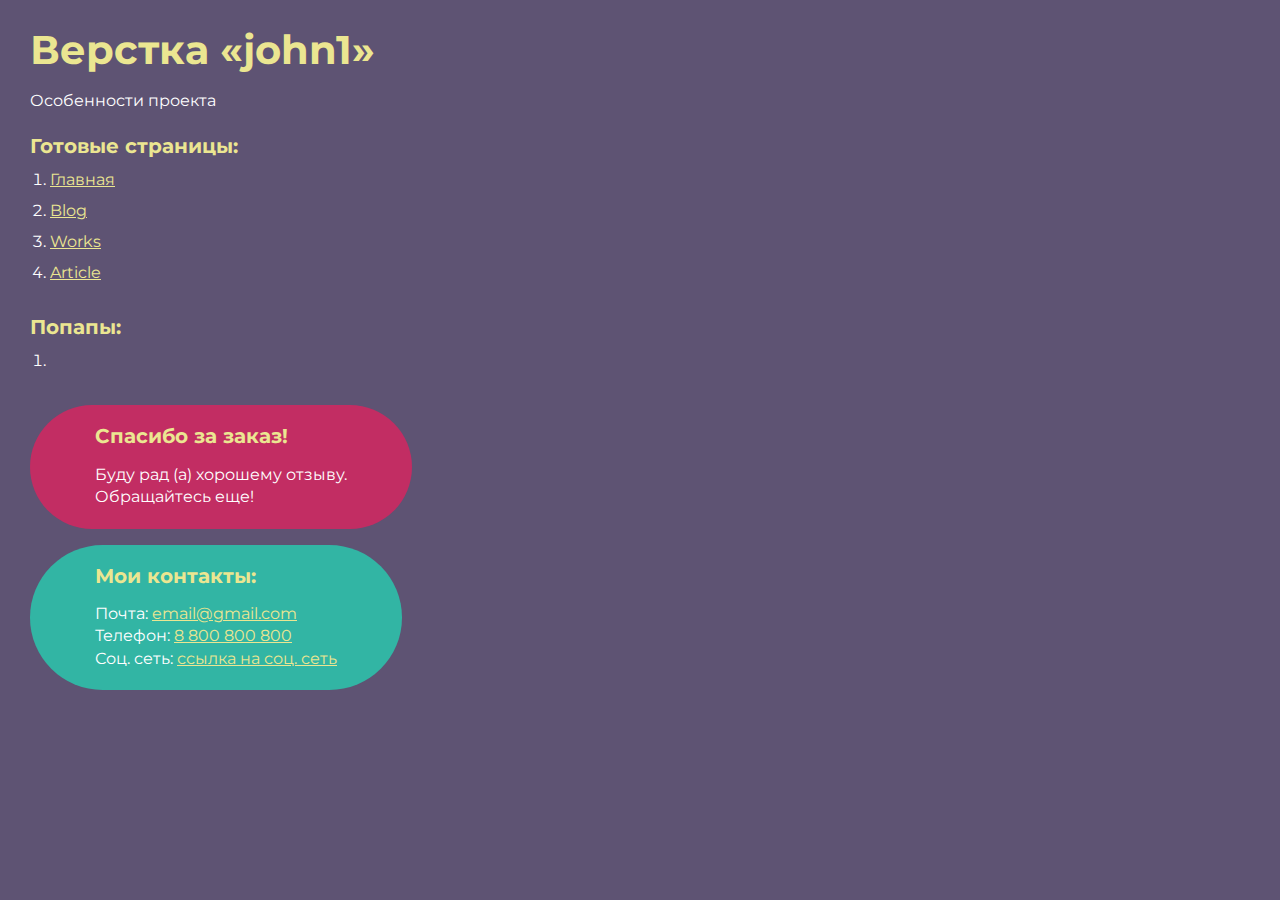
<file: index.html>
<!DOCTYPE html>
<html>

<head>
	<meta charset="UTF-8">
	<meta name="viewport" content="width=device-width, initial-scale=1.0">
	<title>Верстка «john1»</title>
</head>

<body>
	<div class="rootpage">
		<h1>Верстка «john1»</h1>
		<div class="rootpage__info">
			Особенности проекта
		</div>
		<h2>Готовые страницы:</h2>
		<ol class="rootpage__list">
			<li><a target="_blank" href="home.html">Главная</a></li>
			<li><a target="_blank" href="blog.html">Blog</a></li>
			<li><a target="_blank" href="works.html">Works</a></li>
			<li><a target="_blank" href="article.html">Article</a></li>
		</ol>
		<h2>Попапы:</h2>
		<ol class="rootpage__list">
			<li><a target="_blank" href="home.html#"></a></li>
		</ol>
		<div class="rootpage__tnx">
			<h2>Спасибо за заказ!</h2>
			<p>Буду рад (а) хорошему отзыву.</p>
			<p>Обращайтесь еще!</p>
		</div>
		<div class="rootpage__contacts">
			<h2>Мои контакты:</h2>
			<p>Почта: <a href="mailto:email@gmail.com">email@gmail.com</a></p>
			<p>Телефон: <a href="tel:8800800800">8 800 800 800</a></p>
			<p>Соц. сеть: <a href="">ссылка на соц. сеть</a></p>
		</div>
	</div>
</body>
<style>
	@charset "UTF-8";
	@import url("https://fonts.googleapis.com/css?family=Montserrat:regular,700&display=swap");

	*,
	*::before,
	*::after {
		padding: 0px;
		margin: 0px;
		border: 0px;
		box-sizing: border-box;
	}

	html,
	body {
		height: 100%;
		margin: 0;
		padding: 0;
		min-width: 320px;
		width: 100%;
		color: #fff;
		background-color: #5e5373;
	}

	body {
		font-family: Montserrat;
		font-size: 100%;
		line-height: 1;
		font-size: 1rem;
	}

	a {
		text-decoration: underline;
		color: #ebe691
	}

	a:visited {
		text-decoration: underline;
		color: #aaa768;
	}

	a:hover {
		text-decoration: none;
	}

	ul li {
		list-style: none;
	}

	img {
		vertical-align: top;
	}

	.wrapper {
		width: 100%;
		min-height: 100%;
		overflow: hidden;
	}

	.rootpage {
		padding: 30px;
		display: flex;
		flex-direction: column;
		align-items: flex-start;
	}

	@media (max-width: 767px) {
		.rootpage {
			padding: 30px 15px;
		}
	}

	h1 {
		color: #ebe691;
		font-size: 2.5rem;
		margin: 0px 0px 1.25rem 0px;
	}

	@media (max-width: 767px) {
		h1 {
			font-size: 1.85rem;
			margin: 0px 0px 1.25rem 0px;
		}
	}

	h2 {
		color: #ebe691;
		font-size: 1.25rem;
		margin: 0px 0px 1rem 0px;
	}

	@media (max-width: 767px) {
		h2 {
			font-size: 1.125rem;
			margin: 0px 0px 1rem 0px;
		}
	}

	.rootpage__info {
		line-height: 140%;
		margin: 0px 0px 1.5rem 0px;
	}

	.rootpage__list {
		margin: 0px 0px 2.25rem 1.25rem;
	}

	.rootpage__list li:not(:last-child) {
		margin: 0px 0px 15px 0px;
	}

	.rootpage__contacts,
	.rootpage__tnx {
		border-radius: 200px;
		padding: 20px 65px;
		line-height: 140%;
	}

	@media (max-width: 767px) {

		.rootpage__contacts,
		.rootpage__tnx {
			border-radius: 40px;
			padding: 20px;
		}
	}

	.rootpage__contacts {
		background: #32b5a4;

	}

	.rootpage__contacts a {
		color: #ebe691;
	}

	.rootpage__tnx {
		background: #c22d63;
		margin: 0px 0px 1rem 0px;
	}
</style>

</html>
</file>
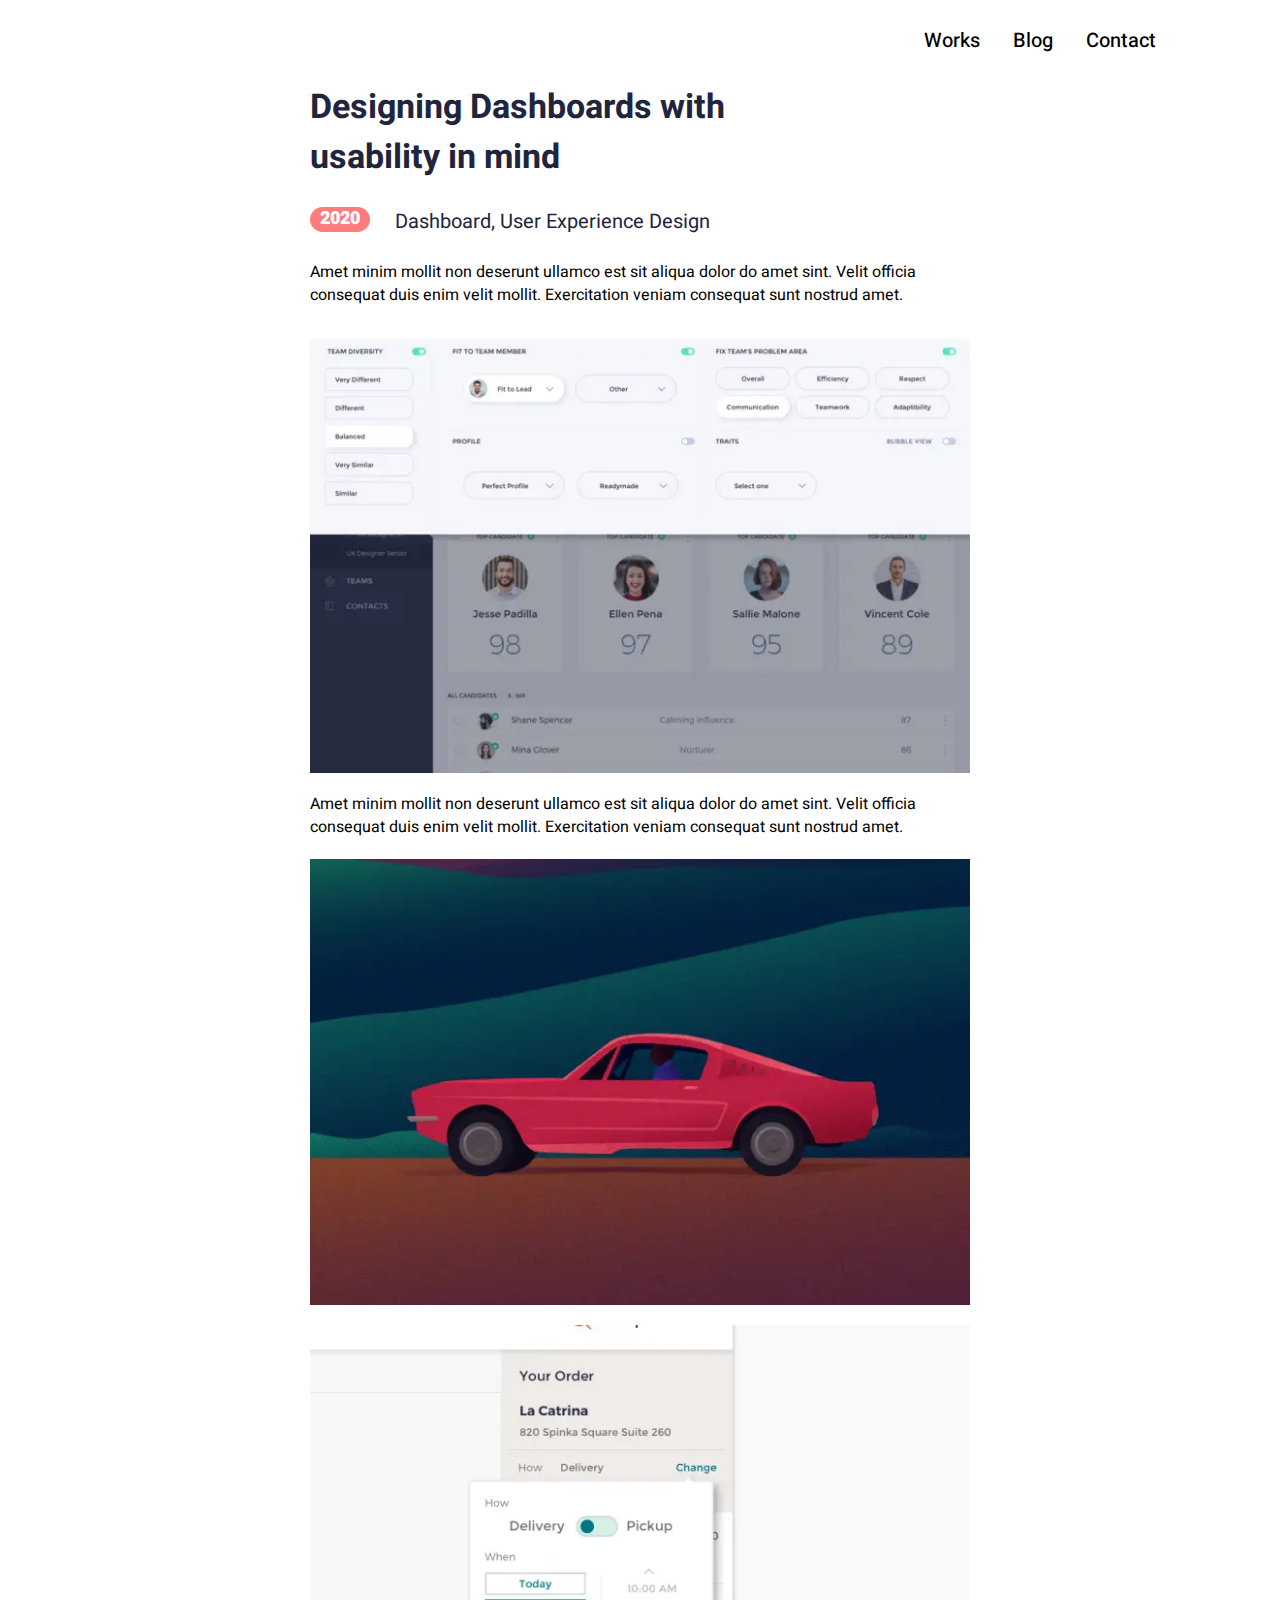
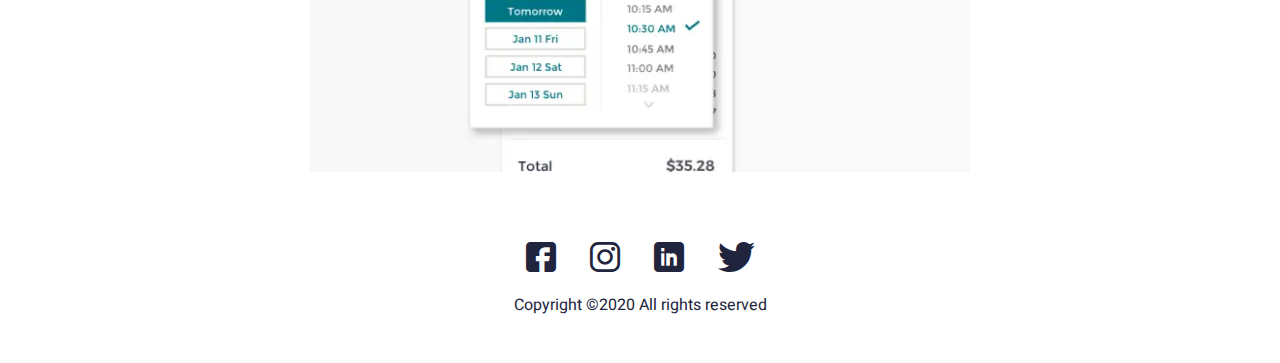
<file: article.html>
<!DOCTYPE html>
<html lang="ru">

<head>
	<title>article</title>
	<meta charset="UTF-8">
	<meta name="format-detection" content="telephone=no">
	<!-- <style>body{opacity: 0;}</style> -->
	<link rel="stylesheet" href="css/style.min.css?_v=20220309084501">
	<link rel="shortcut icon" href="favicon.ico">
	<!-- <meta name="robots" content="noindex, nofollow"> -->
	<meta name="viewport" content="width=device-width, initial-scale=1.0">
</head>

<body>
	<div class="wrapper">
		<header class="header">
			<div class="header__content">
				<div class="header__menu menu">
					<div class="menu__icon icon-menu">
						<span></span>
						<span></span>
						<span></span>
					</div>
					<nav class="menu__body">
						<ul class="menu__list">
							<li>
								<a href="works.html" class="menu__link">Works</a>
							</li>
							<li>
								<a href="blog.html" class="menu__link">Blog</a>
							</li>
							<li>
								<a href="#" class="menu__link">Contact</a>
							</li>
						</ul>
					</nav>
				</div>
			</div>
		</header>
		<main class="page">
			<div class="article">
				<div class="article__title">
					Designing Dashboards with usability in mind
				</div>
				<div class="article__info">
					<div class="article__year">2020</div>
					<div class="article__category">Dashboard, User Experience Design</div>
				</div>
				<div class="article__text">
					<p>
						Amet minim mollit non deserunt ullamco est sit aliqua dolor do amet sint.
						Velit officia consequat duis enim velit mollit. Exercitation veniam consequat sunt nostrud amet.
					</p>
					<picture><source srcset="img/article/01.webp" type="image/webp"><img src="img/article/01.jpg" alt="article/01"></picture>
					<p>
						Amet minim mollit non deserunt ullamco est sit aliqua dolor do amet sint. Velit officia
						consequat
						duis enim velit mollit. Exercitation veniam consequat sunt nostrud amet.
					</p>
					<picture><source srcset="img/article/02.webp" type="image/webp"><img src="img/article/02.jpg" alt="article/02"></picture>
					<picture><source srcset="img/article/03.webp" type="image/webp"><img src="img/article/03.jpg" alt="img/article/03"></picture>
				</div>
			</div>
		</main>
		<footer class="footer">
			<div class="footer__container">
				<div class="footer__social social">
					<a target="_blank" href="https://www.facebook.com/" class="social__item _icon-fb"></a>
					<a target="_blank" href="https://www.instagram.com/" class="social__item _icon-insta"></a>
					<a target="_blank" href="#" class="social__item _icon-Linkedin"></a>
					<a target="_blank" href="https://twitter.com/?lang=ru" class="social__item _icon-twitter"></a>
				</div>
				<div class="footer__copy">Copyright ©2020 All rights reserved </div>
			</div>
		</footer>
	</div>
	<script src="js/app.min.js?_v=20220309084501"></script>
</body>

</html>
</file>
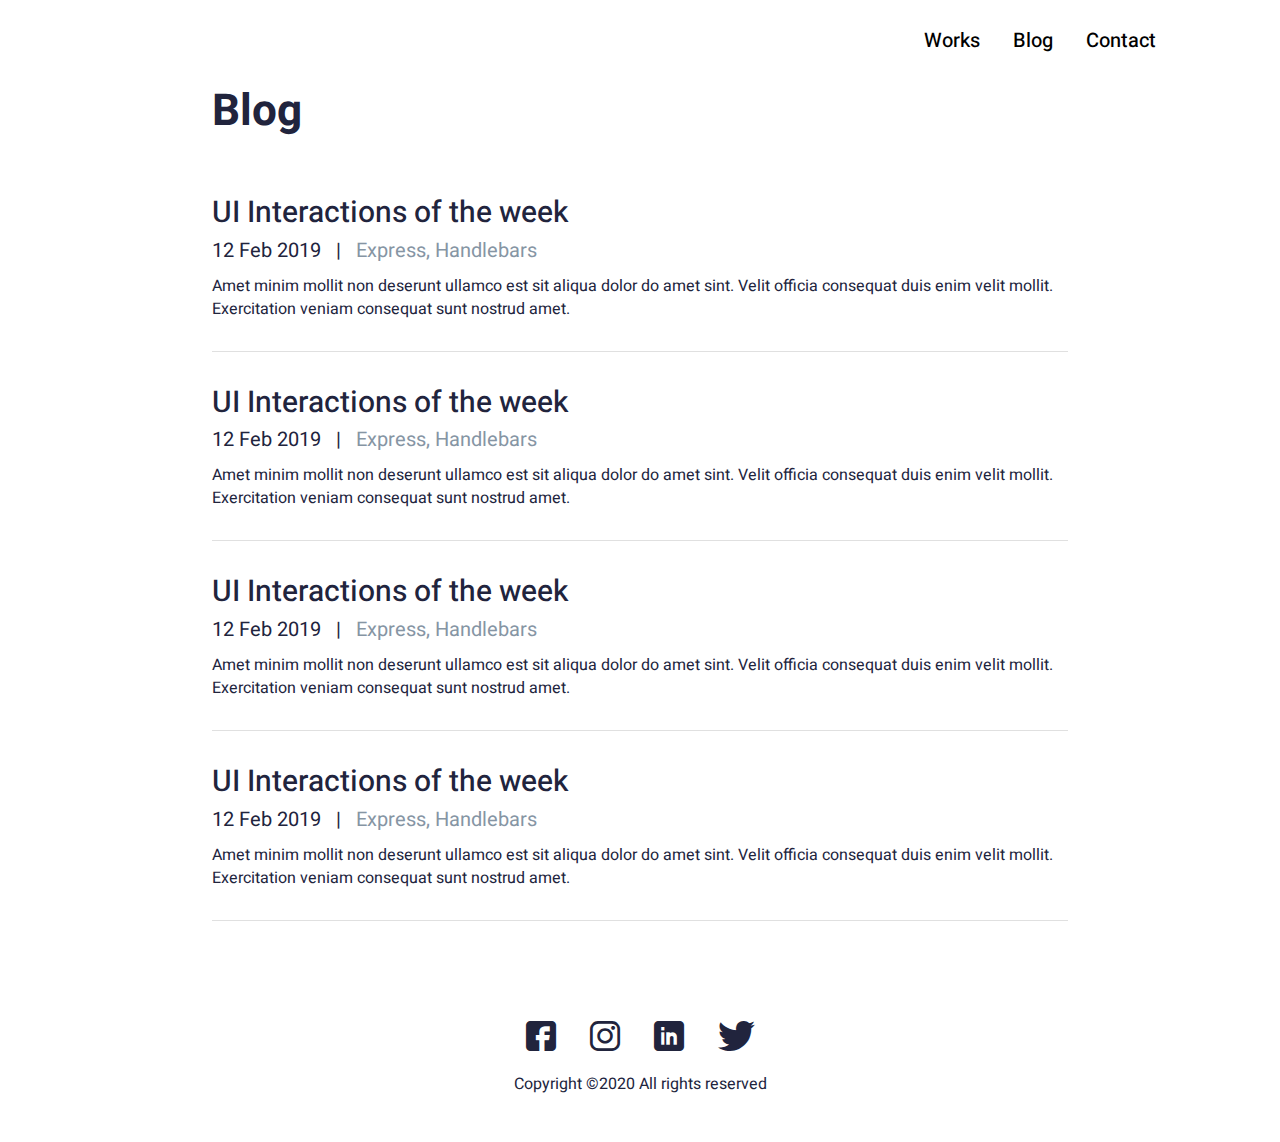
<file: blog.html>
<!DOCTYPE html>
<html lang="ru">

<head>
	<title>blog</title>
	<meta charset="UTF-8">
	<meta name="format-detection" content="telephone=no">
	<!-- <style>body{opacity: 0;}</style> -->
	<link rel="stylesheet" href="css/style.min.css?_v=20220309084501">
	<link rel="shortcut icon" href="favicon.ico">
	<!-- <meta name="robots" content="noindex, nofollow"> -->
	<meta name="viewport" content="width=device-width, initial-scale=1.0">
</head>

<body>
	<div class="wrapper">
		<header class="header">
			<div class="header__content">
				<div class="header__menu menu">
					<div class="menu__icon icon-menu">
						<span></span>
						<span></span>
						<span></span>
					</div>
					<nav class="menu__body">
						<ul class="menu__list">
							<li>
								<a href="works.html" class="menu__link">Works</a>
							</li>
							<li>
								<a href="blog.html" class="menu__link">Blog</a>
							</li>
							<li>
								<a href="#" class="menu__link">Contact</a>
							</li>
						</ul>
					</nav>
				</div>
			</div>
		</header>
		<main class="page">
			<section class="blog">
				<div class="blog__container">
					<h2 class="blog__title title">
						Blog
					</h2>
					<div class="blog__items">
						<div class="blog__item item-block">
							<a href="#" class="item-block__title">UI Interactions of the week</a>
							<div class="item-block__info">
								<div class="item-block__date">
									12 Feb 2019
								</div>
								<span class="item-block__seporations">|</span>
								<div class="item-block__category">Express, Handlebars</div>
							</div>
							<div class="item-block__text text">
								Amet minim mollit non deserunt ullamco est sit aliqua dolor do amet sint. Velit officia
								consequat duis enim velit mollit. Exercitation veniam consequat sunt nostrud amet.
							</div>
						</div>
						<div class="blog__item item-block">
							<a href="#" class="item-block__title">UI Interactions of the week</a>
							<div class="item-block__info">
								<div class="item-block__date">
									12 Feb 2019
								</div>
								<span class="item-block__seporations">|</span>
								<div class="item-block__category">Express, Handlebars</div>
							</div>
							<div class="item-block__text text">
								Amet minim mollit non deserunt ullamco est sit aliqua dolor do amet sint. Velit officia
								consequat duis enim velit mollit. Exercitation veniam consequat sunt nostrud amet.
							</div>
						</div>
						<div class="blog__item item-block">
							<a href="#" class="item-block__title">UI Interactions of the week</a>
							<div class="item-block__info">
								<div class="item-block__date">
									12 Feb 2019
								</div>
								<span class="item-block__seporations">|</span>
								<div class="item-block__category">Express, Handlebars</div>
							</div>
							<div class="item-block__text text">
								Amet minim mollit non deserunt ullamco est sit aliqua dolor do amet sint. Velit officia
								consequat duis enim velit mollit. Exercitation veniam consequat sunt nostrud amet.
							</div>
						</div>
						<div class="blog__item item-block">
							<a href="#" class="item-block__title">UI Interactions of the week</a>
							<div class="item-block__info">
								<div class="item-block__date">
									12 Feb 2019
								</div>
								<span class="item-block__seporations">|</span>
								<div class="item-block__category">Express, Handlebars</div>
							</div>
							<div class="item-block__text text">
								Amet minim mollit non deserunt ullamco est sit aliqua dolor do amet sint. Velit officia
								consequat duis enim velit mollit. Exercitation veniam consequat sunt nostrud amet.
							</div>
						</div>
					</div>
				</div>
			</section>
		</main>
		<footer class="footer">
			<div class="footer__container">
				<div class="footer__social social">
					<a target="_blank" href="https://www.facebook.com/" class="social__item _icon-fb"></a>
					<a target="_blank" href="https://www.instagram.com/" class="social__item _icon-insta"></a>
					<a target="_blank" href="#" class="social__item _icon-Linkedin"></a>
					<a target="_blank" href="https://twitter.com/?lang=ru" class="social__item _icon-twitter"></a>
				</div>
				<div class="footer__copy">Copyright ©2020 All rights reserved </div>
			</div>
		</footer>
	</div>
	<script src="js/app.min.js?_v=20220309084501"></script>
</body>

</html>
</file>
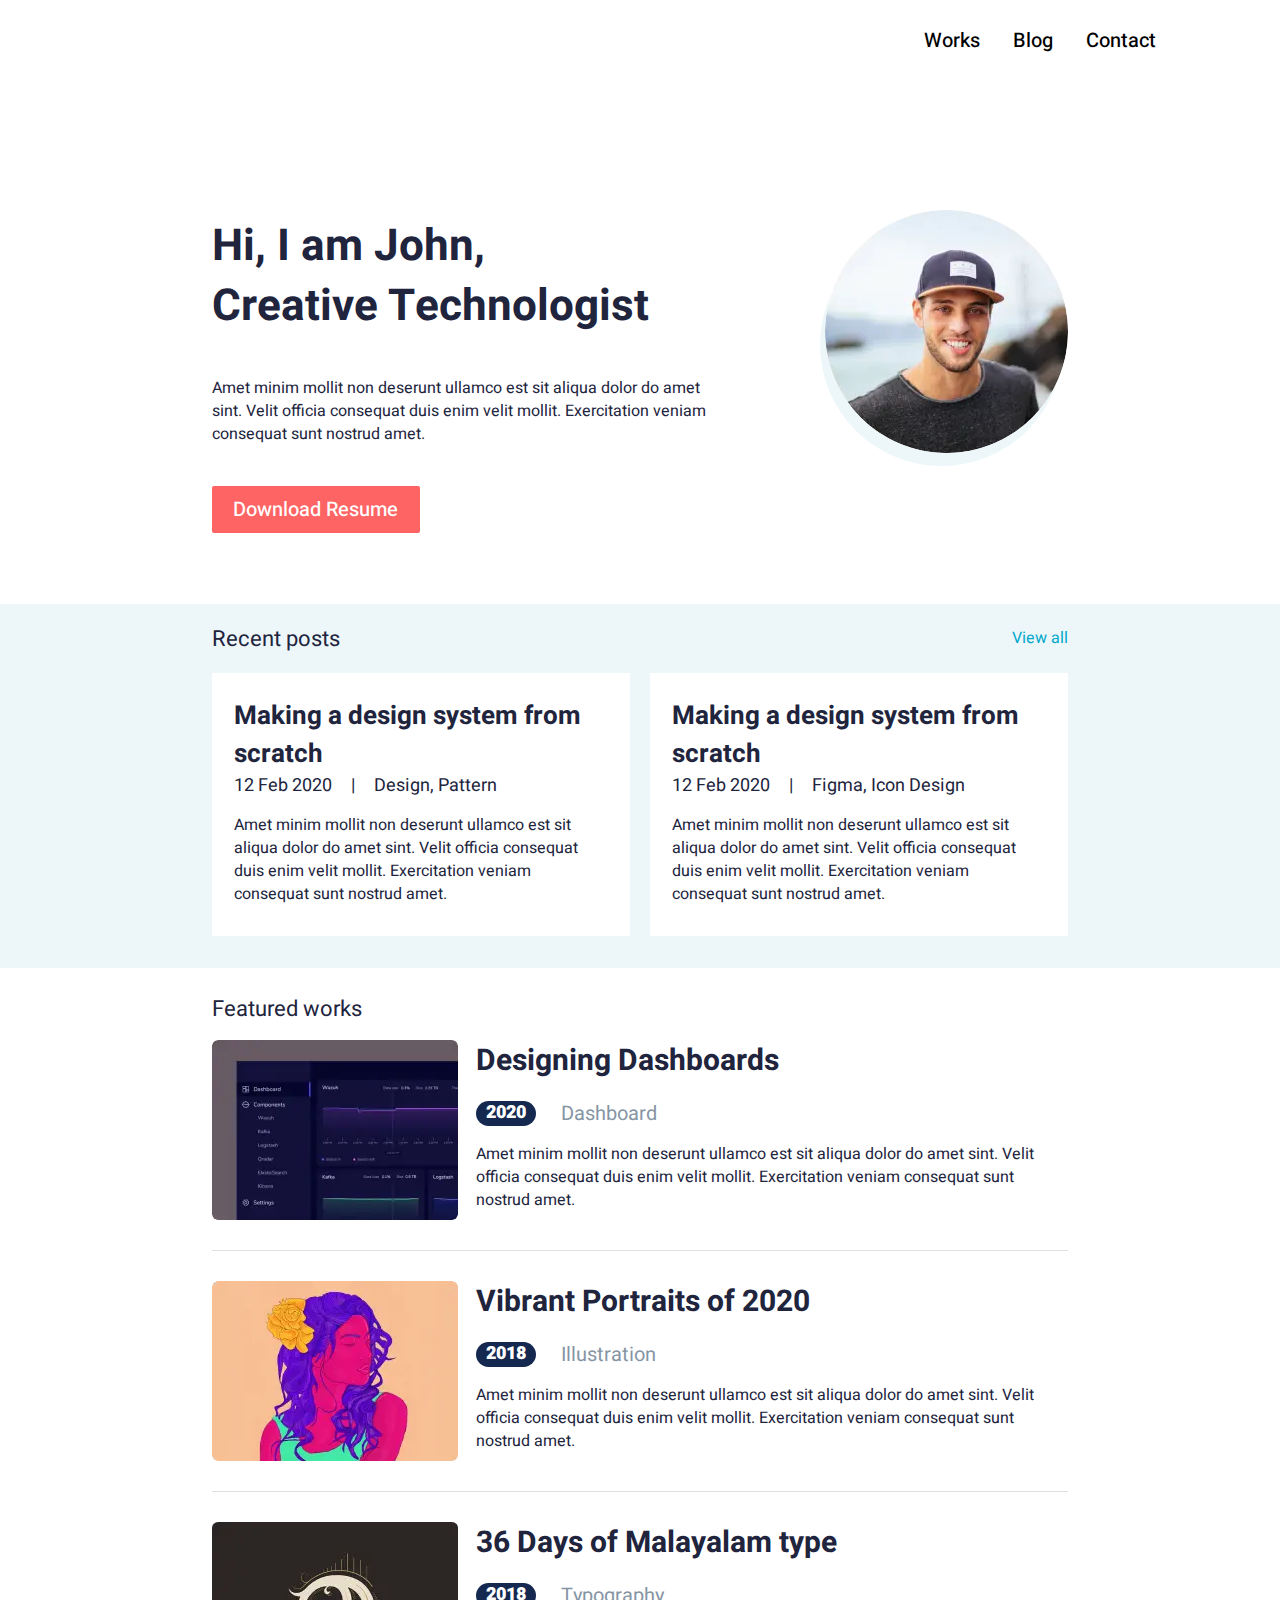
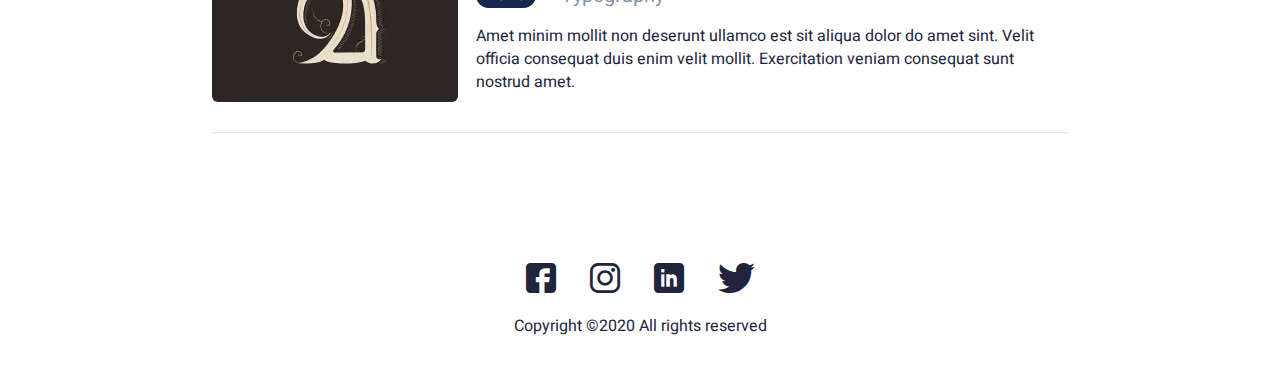
<file: home.html>
<!DOCTYPE html>
<html lang="ru">

<head>
	<title>Главная</title>
	<meta charset="UTF-8">
	<meta name="format-detection" content="telephone=no">
	<!-- <style>body{opacity: 0;}</style> -->
	<link rel="stylesheet" href="css/style.min.css?_v=20220309084501">
	<link rel="shortcut icon" href="favicon.ico">
	<!-- <meta name="robots" content="noindex, nofollow"> -->
	<meta name="viewport" content="width=device-width, initial-scale=1.0">
</head>

<body>
	<div class="wrapper">
		<header class="header">
			<div class="header__content">
				<div class="header__menu menu">
					<div class="menu__icon icon-menu">
						<span></span>
						<span></span>
						<span></span>
					</div>
					<nav class="menu__body">
						<ul class="menu__list">
							<li>
								<a href="works.html" class="menu__link">Works</a>
							</li>
							<li>
								<a href="blog.html" class="menu__link">Blog</a>
							</li>
							<li>
								<a href="#" class="menu__link">Contact</a>
							</li>
						</ul>
					</nav>
				</div>
			</div>
		</header>
		<main class="page">
			<section class="hello">
				<div class="hello__container">
					<div class="hello__content">
						<div class="hello__body">
							<h2 class="hello__title title">
								Hi, I am John,<br>Creative Technologist
							</h2>
							<div class="hello__text text">
								Amet minim mollit non deserunt ullamco est sit aliqua dolor do amet sint. Velit officia
								consequat duis enim velit mollit. Exercitation veniam consequat sunt nostrud amet.
							</div>
						</div>
						<div class="hello__image">
							<picture><source srcset="img/hello/hello_img.webp" type="image/webp"><img src="img/hello/hello_img.jpg" alt="hello_img"></picture>
						</div>
					</div>
					<a href="#" class="hello__btn">Download Resume</a>
				</div>
			</section>
			<section class="post">
				<div class="post__container">
					<div class="post__head">
						<h2 class="post__label title-posts">
							Recent posts
						</h2>
						<a href="" class="view-all">
							View all
						</a>
					</div>
					<div class="post__row">
						<div class="post__column item">
							<article class="item__content">
								<h3>
									<a href="" class="item__title">
										Making a design system from scratch
									</a>
								</h3>
								<div class="item__info">
									12 Feb 2020 <span>|</span> Design, Pattern
								</div>
								<div class="item__text text">
									Amet minim mollit non deserunt ullamco est sit aliqua dolor do amet sint. Velit
									officia consequat duis enim velit mollit. Exercitation veniam consequat sunt nostrud
									amet.
								</div>
							</article>
						</div>
						<div class="post__column item">
							<article class="item__content">
								<h3>
									<a href="" class="item__title">
										Making a design system from scratch
									</a>
								</h3>
								<div class="item__info">
									12 Feb 2020 <span>|</span> Figma, Icon Design
								</div>
								<div class="item__text text">
									Amet minim mollit non deserunt ullamco est sit aliqua dolor do amet sint. Velit
									officia
									consequat duis enim velit mollit. Exercitation veniam consequat sunt nostrud amet.
								</div>
							</article>
						</div>
					</div>
				</div>
			</section>
			<section class="featured-works">
				<div class="featured-works__container">
					<h2 class="featured-works__title title-posts">
						Featured works
					</h2>
					<div class="featured-works__items works">
						<article class="works__item">
							<a href="#" class="works__image _ibg">
								<picture><source srcset="img/works/01.webp" type="image/webp"><img src="img/works/01.jpg" alt="Works#1"></picture>
							</a>
							<div class="works__body">
								<h3>
									<a href="#" class="works__title">
										Designing Dashboards
									</a>
								</h3>
								<div class="works__info">
									<div class="works__year">2020</div>
									<div class="works__category">Dashboard</div>
								</div>
								<div class="works__text text">
									Amet minim mollit non deserunt ullamco est sit aliqua
									dolor do amet sint. Velit officia consequat duis enim velit mollit. Exercitation
									veniam consequat sunt nostrud amet.
								</div>
							</div>
						</article>
						<article class="works__item">
							<a href="#" class="works__image _ibg">
								<picture><source srcset="img/works/02.webp" type="image/webp"><img src="img/works/02.jpg" alt="Works#2"></picture>
							</a>
							<div class="works__body">
								<h3>
									<a href="#" class="works__title">
										Vibrant Portraits of 2020
									</a>
								</h3>
								<div class="works__info">
									<div class="works__year">2018</div>
									<div class="works__category">Illustration</div>
								</div>
								<div class="works__text text">
									Amet minim mollit non deserunt ullamco est sit aliqua dolor do amet sint. Velit
									officia consequat duis enim velit mollit. Exercitation veniam consequat sunt nostrud
									amet.
								</div>
							</div>
						</article>
						<article class="works__item">
							<a href="#" class="works__image _ibg">
								<picture><source srcset="img/works/03.webp" type="image/webp"><img src="img/works/03.jpg" alt="Works#3"></picture>
							</a>
							<div class="works__body">
								<h3>
									<a href="#" class="works__title">
										36 Days of Malayalam type
									</a>
								</h3>
								<div class="works__info">
									<div class="works__year">2018</div>
									<div class="works__category">Typography</div>
								</div>
								<div class="works__text text">
									Amet minim mollit non deserunt ullamco est sit aliqua dolor do amet sint. Velit
									officia consequat duis enim velit mollit. Exercitation veniam consequat sunt nostrud
									amet.
								</div>
							</div>
						</article>
					</div>
				</div>
			</section>
		</main>
		<footer class="footer">
			<div class="footer__container">
				<div class="footer__social social">
					<a target="_blank" href="https://www.facebook.com/" class="social__item _icon-fb"></a>
					<a target="_blank" href="https://www.instagram.com/" class="social__item _icon-insta"></a>
					<a target="_blank" href="#" class="social__item _icon-Linkedin"></a>
					<a target="_blank" href="https://twitter.com/?lang=ru" class="social__item _icon-twitter"></a>
				</div>
				<div class="footer__copy">Copyright ©2020 All rights reserved </div>
			</div>
		</footer>
	</div>
	<!-- 
<div id="popup" aria-hidden="true" class="popup">
	<div class="popup__wrapper">
		<div class="popup__content">
			<button data-close type="button" class="popup__close">Закрыть</button>
			<div class="popup__text">
			</div>
		</div>
	</div>
</div>
 -->

	<script src="js/app.min.js?_v=20220309084501"></script>
</body>

</html>
</file>
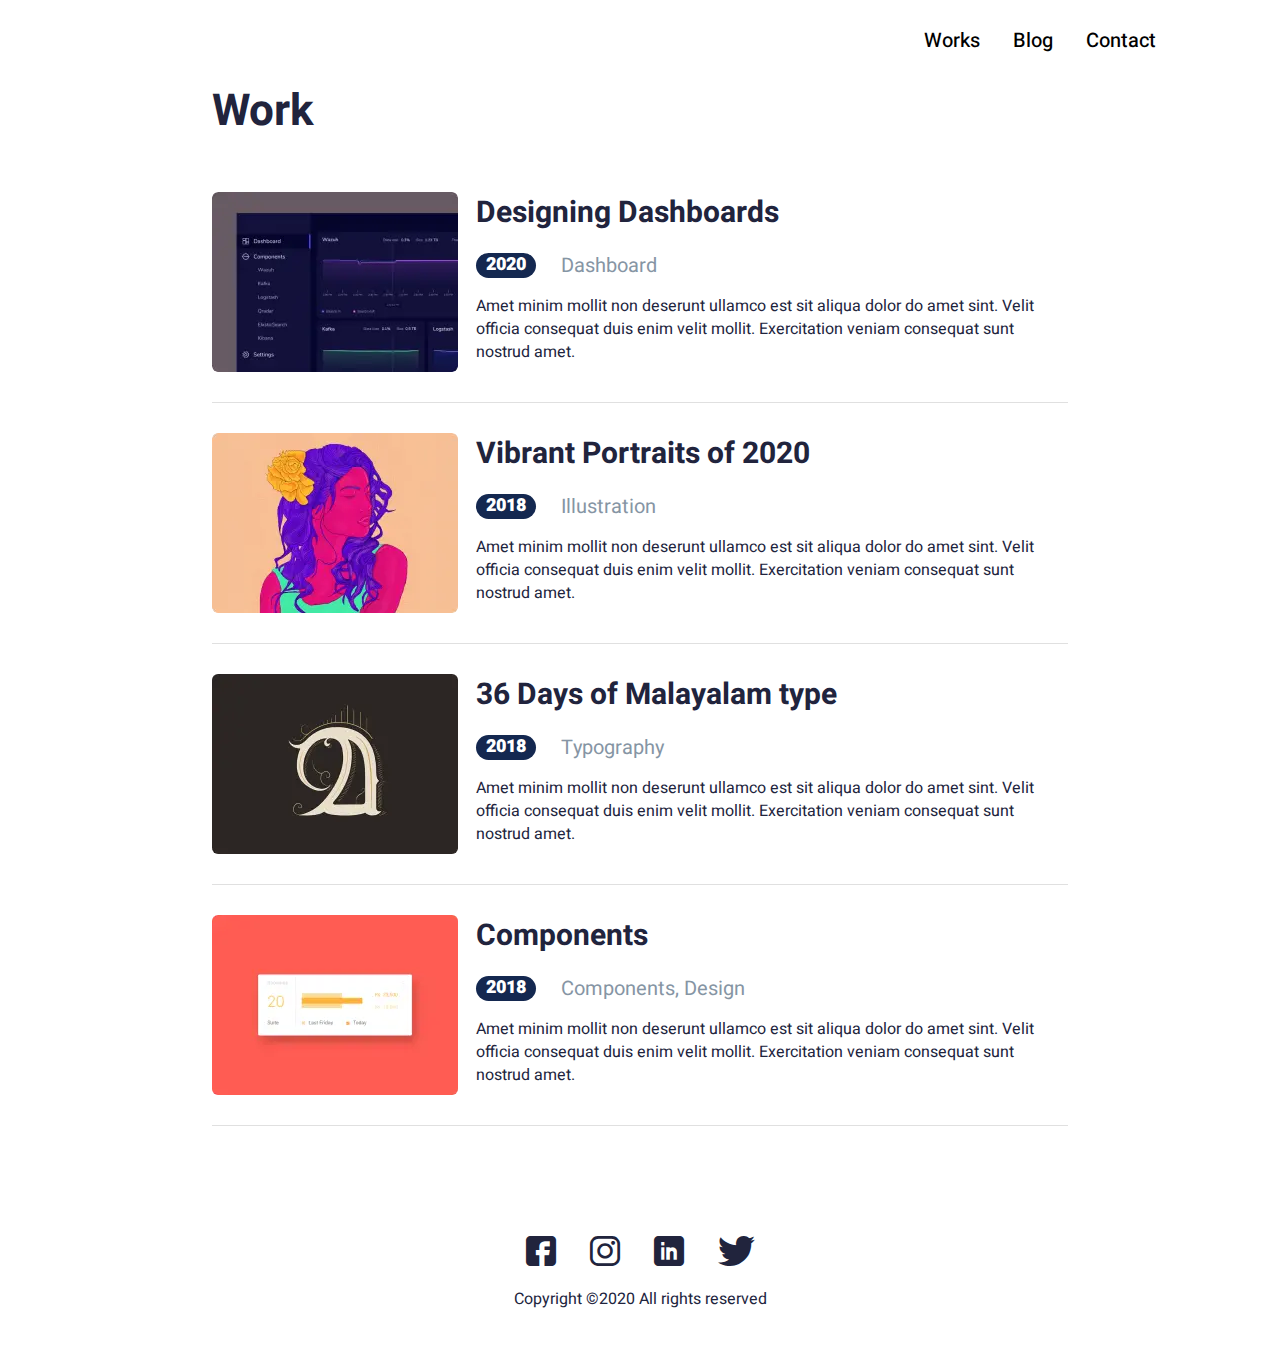
<file: works.html>
<!DOCTYPE html>
<html lang="ru">

<head>
	<title>Works</title>
	<meta charset="UTF-8">
	<meta name="format-detection" content="telephone=no">
	<!-- <style>body{opacity: 0;}</style> -->
	<link rel="stylesheet" href="css/style.min.css?_v=20220309084501">
	<link rel="shortcut icon" href="favicon.ico">
	<!-- <meta name="robots" content="noindex, nofollow"> -->
	<meta name="viewport" content="width=device-width, initial-scale=1.0">
</head>

<body>
	<div class="wrapper">
		<header class="header">
			<div class="header__content">
				<div class="header__menu menu">
					<div class="menu__icon icon-menu">
						<span></span>
						<span></span>
						<span></span>
					</div>
					<nav class="menu__body">
						<ul class="menu__list">
							<li>
								<a href="works.html" class="menu__link">Works</a>
							</li>
							<li>
								<a href="blog.html" class="menu__link">Blog</a>
							</li>
							<li>
								<a href="#" class="menu__link">Contact</a>
							</li>
						</ul>
					</nav>
				</div>
			</div>
		</header>
		<main class="page">
			<section class="work">
				<div class="work__container">
					<h2 class="work__title title">
						Work
					</h2>
					<div class="works">
						<article class="works__item">
							<a href="#" class="works__image _ibg">
								<picture><source srcset="img/works/01.webp" type="image/webp"><img src="img/works/01.jpg" alt="Works#1"></picture>
							</a>
							<div class="works__body">
								<h3>
									<a href="#" class="works__title">
										Designing Dashboards
									</a>
								</h3>
								<div class="works__info">
									<div class="works__year">2020</div>
									<div class="works__category">Dashboard</div>
								</div>
								<div class="works__text text">
									Amet minim mollit non deserunt ullamco est sit aliqua
									dolor do amet sint. Velit officia consequat duis enim velit mollit. Exercitation
									veniam consequat sunt nostrud amet.
								</div>
							</div>
						</article>
						<article class="works__item">
							<a href="#" class="works__image _ibg">
								<picture><source srcset="img/works/02.webp" type="image/webp"><img src="img/works/02.jpg" alt="Works#2"></picture>
							</a>
							<div class="works__body">
								<h3>
									<a href="#" class="works__title">
										Vibrant Portraits of 2020
									</a>
								</h3>
								<div class="works__info">
									<div class="works__year">2018</div>
									<div class="works__category">Illustration</div>
								</div>
								<div class="works__text text">
									Amet minim mollit non deserunt ullamco est sit aliqua dolor do amet sint. Velit
									officia consequat duis enim velit mollit. Exercitation veniam consequat sunt nostrud
									amet.
								</div>
							</div>
						</article>
						<article class="works__item">
							<a href="#" class="works__image _ibg">
								<picture><source srcset="img/works/03.webp" type="image/webp"><img src="img/works/03.jpg" alt="Works#3"></picture>
							</a>
							<div class="works__body">
								<h3>
									<a href="#" class="works__title">
										36 Days of Malayalam type
									</a>
								</h3>
								<div class="works__info">
									<div class="works__year">2018</div>
									<div class="works__category">Typography</div>
								</div>
								<div class="works__text text">
									Amet minim mollit non deserunt ullamco est sit aliqua dolor do amet sint. Velit
									officia consequat duis enim velit mollit. Exercitation veniam consequat sunt nostrud
									amet.
								</div>
							</div>
						</article>
						<article class="works__item">
							<a href="#" class="works__image _ibg">
								<picture><source srcset="img/works/04.webp" type="image/webp"><img src="img/works/04.jpg" alt="Works#4"></picture>
							</a>
							<div class="works__body">
								<h3>
									<a href="#" class="works__title">
										Components
									</a>
								</h3>
								<div class="works__info">
									<div class="works__year">2018</div>
									<div class="works__category">Components, Design</div>
								</div>
								<div class="works__text text">
									Amet minim mollit non deserunt ullamco est sit aliqua dolor do amet sint. Velit
									officia consequat duis enim velit mollit. Exercitation veniam consequat sunt nostrud
									amet.
								</div>
							</div>
						</article>
					</div>
				</div>
			</section>
		</main>
		<footer class="footer">
			<div class="footer__container">
				<div class="footer__social social">
					<a target="_blank" href="https://www.facebook.com/" class="social__item _icon-fb"></a>
					<a target="_blank" href="https://www.instagram.com/" class="social__item _icon-insta"></a>
					<a target="_blank" href="#" class="social__item _icon-Linkedin"></a>
					<a target="_blank" href="https://twitter.com/?lang=ru" class="social__item _icon-twitter"></a>
				</div>
				<div class="footer__copy">Copyright ©2020 All rights reserved </div>
			</div>
		</footer>
	</div>
	<script src="js/app.min.js?_v=20220309084501"></script>
</body>

</html>
</file>
<file: css/style.min.css>
@charset "UTF-8";@import url(https://fonts.googleapis.com/css?family=Heebo:regular,500,700,900&display=swap);@font-face{font-family:icons;font-display:swap;src:url(../fonts/icons.woff2) format("woff2"),url(../fonts/icons.woff) format("woff");font-weight:400;font-style:normal}[class*=_icon-]:before{font-family:icons;font-style:normal;font-weight:400;font-variant:normal;text-transform:none;line-height:1;-webkit-font-smoothing:antialiased;-moz-osx-font-smoothing:grayscale}[class*=_icon-]:before{display:block}._icon-fb:before{content:"\e900"}._icon-insta:before{content:"\e901"}._icon-Linkedin:before{content:"\e902"}._icon-twitter:before{content:"\e903"}*{padding:0;margin:0;border:0}*,:after,:before{-webkit-box-sizing:border-box;box-sizing:border-box}body,html{height:100%;min-width:320px}body{color:#21243d;line-height:1;font-family:Heebo;font-size:1rem;-ms-text-size-adjust:100%;-moz-text-size-adjust:100%;-webkit-text-size-adjust:100%;-webkit-font-smoothing:antialiased;-moz-osx-font-smoothing:grayscale}button,input,textarea{font-family:Heebo;font-size:inherit}button{cursor:pointer;color:inherit;background-color:inherit}a{color:inherit}a:link,a:visited{text-decoration:none}a:hover{text-decoration:none}ul li{list-style:none}img{vertical-align:top}h1,h2,h3,h4,h5,h6{font-weight:inherit;font-size:inherit}.lock body{overflow:hidden;-ms-touch-action:none;touch-action:none}.wrapper{min-height:100%;display:-webkit-box;display:-ms-flexbox;display:flex;-webkit-box-orient:vertical;-webkit-box-direction:normal;-ms-flex-direction:column;flex-direction:column;overflow:hidden}.wrapper>main{-webkit-box-flex:1;-ms-flex:1 1 auto;flex:1 1 auto}.wrapper>*{min-width:0}[class*=__container]{max-width:53.5rem;-webkit-box-sizing:content-box;box-sizing:content-box;margin:0 auto;padding:0 .625rem}[class*=-ibg]{position:relative}[class*=-ibg] img{position:absolute;width:100%;height:100%;top:0;left:0;-o-object-fit:cover;object-fit:cover}[class*=-ibg_contain] img{-o-object-fit:contain;object-fit:contain}.title{font-weight:700;font-size:44px;line-height:1.36}.text{font-size:16px;line-height:1.4375}.title-posts{font-size:22px}.social{display:-webkit-box;display:-ms-flexbox;display:flex;-webkit-box-pack:center;-ms-flex-pack:center;justify-content:center;-webkit-box-align:center;-ms-flex-align:center;align-items:center}.social__item{font-size:30px;color:inherit;margin:0 17px;-webkit-transition:all .3s ease 0s;-o-transition:all .3s ease 0s;transition:all .3s ease 0s}._ibg{position:relative}._ibg img{position:absolute;width:100%;height:100%;top:0;left:0;-o-object-fit:cover;object-fit:cover}.header{z-index:100}.header__content{max-width:1052px;margin:0 auto;padding:0 10px}.header__menu{height:82px;padding:10px 0;-webkit-box-align:center;-ms-flex-align:center;align-items:center;display:-webkit-box;display:-ms-flexbox;display:flex;-webkit-box-pack:end;-ms-flex-pack:end;justify-content:flex-end}.menu__list li{margin:0 0 30px 0}.menu__list li:last-child{margin:0}.menu__link{font-weight:500;font-size:20px;color:#000;-webkit-transition:color .3s ease 0s;-o-transition:color .3s ease 0s;transition:color .3s ease 0s}.icon-menu{display:none}.footer{text-align:center;padding:50px 0}.footer__social{margin:0 0 25px 0}.hello{padding:128px 0 71px 0}.hello__container{display:-webkit-box;display:-ms-flexbox;display:flex;-webkit-box-orient:vertical;-webkit-box-direction:normal;-ms-flex-direction:column;flex-direction:column;-webkit-box-pack:center;-ms-flex-pack:center;justify-content:center}.hello__content{display:-webkit-box;display:-ms-flexbox;display:flex;margin:0 0 33px 0}.hello__body{-ms-flex-item-align:center;-ms-grid-row-align:center;align-self:center}.hello__title{margin:0 0 40px 0}.hello__image{margin:0 0 0 115px;-webkit-box-flex:0;-ms-flex:0 0 243px;flex:0 0 243px}.hello__image img{border-radius:50%;-webkit-box-shadow:-5px 13px 0 0 #edf7fa;box-shadow:-5px 13px 0 0 #edf7fa;width:100%}.hello__btn{background:#ff6464;border-radius:2px;font-weight:500;font-size:20px;line-height:29px;color:#fff;padding:8.7px 20.5px;-webkit-box-flex:1;-ms-flex:1 1 47px;flex:1 1 47px;max-width:208px;-webkit-transition:all .3s ease 0s;-o-transition:all .3s ease 0s;transition:all .3s ease 0s}.post{background:#edf7fa;padding:0 0 32px 0}.post__head{display:-webkit-box;display:-ms-flexbox;display:flex;-webkit-box-align:center;-ms-flex-align:center;align-items:center;min-height:69px}.post__label{-webkit-box-flex:1;-ms-flex:1 1 auto;flex:1 1 auto}.post__row{display:-webkit-box;display:-ms-flexbox;display:flex;margin:0 -10px}.post__column{-webkit-box-flex:0;-ms-flex:0 1 50%;flex:0 1 50%;padding:0 10px;-ms-flex-item-align:stretch;-ms-grid-row-align:stretch;align-self:stretch}.view-all{-webkit-box-flex:0;-ms-flex:0 0 auto;flex:0 0 auto;font-size:16px;line-height:23px;color:#00a8cc}.item{-webkit-box-flex:1;-ms-flex:1 1 50%;flex:1 1 50%}.item__content{background-color:#fff;padding:24px 22px 30px 22px;height:100%}.item__title{font-weight:700;font-size:26px;line-height:38px;margin:0 0 20px 0;-webkit-transition:all .3s ease 0s;-o-transition:all .3s ease 0s;transition:all .3s ease 0s}.item__info{font-size:18px;line-height:26px;margin:0 0 15px 0}.item__info span{margin:0 15px}.featured-works{padding:30px 0 80px 0}.featured-works__title{padding:0 0 20px 0}.work{padding:0 0 60px 0}.work__title{margin:0 0 50px 0}.works__item{border-bottom:1px solid #e0e0e0;padding:0 0 30px 0;margin:0 0 30px 0}.works__item:last-child{margin-bottom:0}.works__image{-webkit-box-flex:0;-ms-flex:0 0 246px;flex:0 0 246px;display:block;border-radius:6px;min-height:180px;overflow:hidden}.works__body{-webkit-box-flex:1;-ms-flex:1 1 auto;flex:1 1 auto}.works__title{font-weight:700;font-size:30px;line-height:146.6666666667%;display:inline-block;margin:0 0 15px 0;-webkit-transition:all .3s ease 0s;-o-transition:all .3s ease 0s;transition:all .3s ease 0s}.works__info{display:-webkit-box;display:-ms-flexbox;display:flex;-webkit-box-align:center;-ms-flex-align:center;align-items:center;margin:0 0 15px 0}.works__year{font-weight:900;font-size:18px;color:#fff;background:#142850;border-radius:16px;padding:0 10px;height:25px;-webkit-box-pack:center;-ms-flex-pack:center;justify-content:center;-webkit-box-align:center;-ms-flex-align:center;align-items:center;display:-webkit-inline-box;display:-ms-inline-flexbox;display:inline-flex}.works__category{font-size:20px;line-height:29px;color:#8695a4;margin:0 0 0 25px}.blog{padding:0 0 50px 0}.blog__title{margin:0 0 50px 0}.item-block{padding:0 0 30px 0;margin:0 0 30px 0;border-bottom:1px solid #e0e0e0}.item-block:last-child{margin:0}.item-block__title{font-weight:500;font-size:30px;line-height:146.6666666667%;-webkit-transition:all .3s ease 0s;-o-transition:all .3s ease 0s;transition:all .3s ease 0s;margin:0 0 10px 0}.item-block__info{display:-webkit-box;display:-ms-flexbox;display:flex;font-size:20px;line-height:145%;margin:0 0 10px 0}.item-block__seporations{margin:0 15px}.item-block__category{color:#8695a4}.article{max-width:681px;margin:0 auto;padding:0 10px}.article__title{font-weight:700;font-size:34px;line-height:147.0588235294%;margin:0 0 25px 0;max-width:506px}.article__info{display:-webkit-box;display:-ms-flexbox;display:flex;margin:0 0 25px 0}.article__year{font-weight:900;font-size:18px;color:#fff;height:25px;background:#ff7c7c;border-radius:16px;padding:0 10px;-webkit-box-pack:center;-ms-flex-pack:center;justify-content:center;-webkit-box-align:center;-ms-flex-align:center;align-items:center;display:-webkit-inline-box;display:-ms-inline-flexbox;display:inline-flex}.article__category{margin:0 0 0 25px;font-weight:400;font-size:20px;line-height:145%;-ms-flex-item-align:center;-ms-grid-row-align:center;align-self:center}.article__text p{font-size:16px;line-height:143.75%;color:#000;margin:0 0 20px 0}.article__text img{max-width:100%;margin:0 0 20px 0}@media (min-width:47.99875em){.menu__list{display:-webkit-box;display:-ms-flexbox;display:flex}.menu__list li{margin:0 33px 0 0}.works__item{display:-webkit-box;display:-ms-flexbox;display:flex;-webkit-box-align:start;-ms-flex-align:start;align-items:flex-start}.works__body{padding:0 0 0 18px}}@media (min-width:61.99875em){.social__item:hover{color:#ff6464}.menu__link:hover{color:#ff6464}.hello__btn:hover{background:#cf4a4a}.item__title:hover{color:#ff6464}.works__title:hover{color:#ff6464}.item-block__title:hover{color:#ff6464}}@media (max-width:47.99875em){.title{font-size:32px}.title-posts{font-size:18px;text-align:center;line-height:1.4}.header__menu{height:50px}.menu__body{-webkit-transform:translate(0,-100%);-ms-transform:translate(0,-100%);transform:translate(0,-100%);-webkit-transition:-webkit-transform .6s ease 0s;transition:-webkit-transform .6s ease 0s;-o-transition:transform .6s ease 0s;transition:transform .6s ease 0s;transition:transform .6s ease 0s,-webkit-transform .6s ease 0s;position:fixed;width:100%;height:100%;top:0;left:0;overflow:auto;padding:70px 10px 30px 10px;background-color:rgba(255,255,255,.8)}.menu-open .menu__body{-webkit-transform:translate(0,0);-ms-transform:translate(0,0);transform:translate(0,0)}.menu__link{font-size:40px;text-align:center;display:block}.icon-menu{display:block;position:relative;width:30px;height:18px;cursor:pointer;z-index:5}.icon-menu span,.icon-menu::after,.icon-menu::before{content:"";-webkit-transition:all .3s ease 0s;-o-transition:all .3s ease 0s;transition:all .3s ease 0s;left:0;position:absolute;width:100%;height:2px;background-color:#000}.icon-menu::before{top:0}.icon-menu::after{bottom:0}.icon-menu span{top:calc(50% - 1px)}.menu-open .icon-menu span{-webkit-transform:scale(0);-ms-transform:scale(0);transform:scale(0)}.menu-open .icon-menu::before{-webkit-transform:rotate(-45deg);-ms-transform:rotate(-45deg);transform:rotate(-45deg);top:calc(50% - 1px)}.menu-open .icon-menu::after{-webkit-transform:rotate(45deg);-ms-transform:rotate(45deg);transform:rotate(45deg);bottom:calc(50% - 1px)}.footer{padding:30px 0}.hello{padding:33px 0 59px 0}.hello__container{-webkit-box-pack:center;-ms-flex-pack:center;justify-content:center;-webkit-box-align:center;-ms-flex-align:center;align-items:center;text-align:center}.hello__content{-ms-flex-wrap:wrap;flex-wrap:wrap;-webkit-box-align:center;-ms-flex-align:center;align-items:center;-webkit-box-pack:center;-ms-flex-pack:center;justify-content:center;text-align:center;margin:0 0 27px 0}.hello__body{-webkit-box-ordinal-group:3;-ms-flex-order:2;order:2}.hello__title{margin:0 0 21px 0}.hello__image{-ms-flex-item-align:center;-ms-grid-row-align:center;align-self:center;text-align:center;justify-items:center;-webkit-box-ordinal-group:2;-ms-flex-order:1;order:1;-webkit-box-flex:0;-ms-flex:0 0 170.86px;flex:0 0 170.86px;margin:0 0 34px 0}.hello__image img{width:100%}.post__head{-webkit-box-align:center;-ms-flex-align:center;align-items:center;-webkit-box-pack:center;-ms-flex-pack:center;justify-content:center;min-height:60px}.post__row{display:block}.post__column:not(:last-child){margin:0 0 17px 0}.view-all{display:none}.item__title{font-size:22px;line-height:30px}.item__info{font-size:18px;line-height:26px}.featured-works__items{display:-webkit-box;display:-ms-flexbox;display:flex;overflow:auto}.featured-works__items .works__item{-webkit-box-flex:0;-ms-flex:0 0 90%;flex:0 0 90%;margin:0 15px 0 0}.work__title{margin:0 0 30px 0}.works__image{margin:0 0 17px 0;padding:0 0 60% 0}.works__title{font-size:24px}.works__year{font-size:16px}.works__category{font-size:16px}.blog{padding:0 0 30px 0}.blog__title{margin:0 0 20px 0}.item-block{padding:0 0 25px 0;margin:0 0 25px 0}.item-block__title{font-size:26px}.item-block__info{font-size:16px}.article__title{font-size:30px;margin:0 0 20px 0}.article__category{font-size:18px}}
</file>
